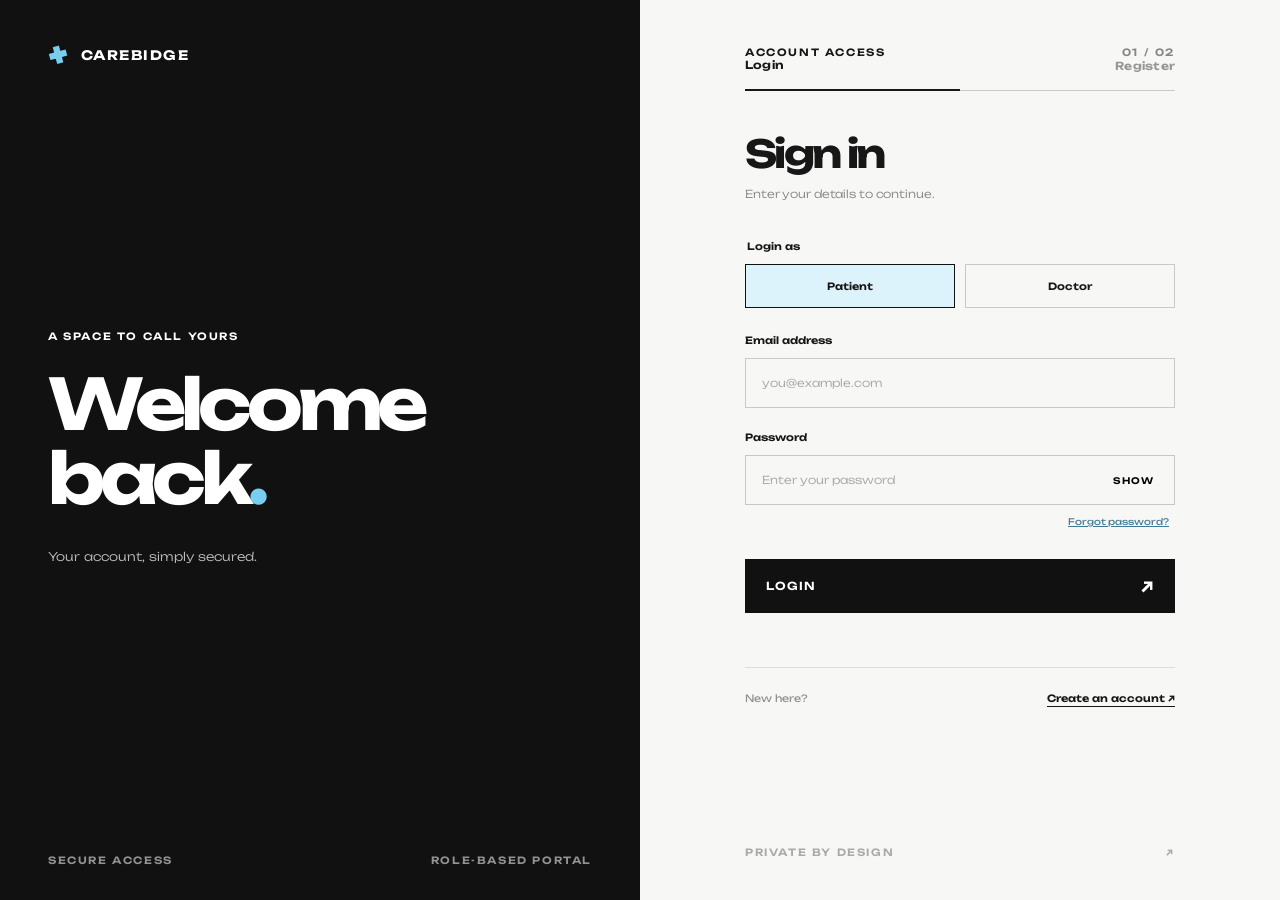
<file: Carebidge-project/login.html>
﻿<!doctype html>
<html lang="en">
<head>
  <meta charset="utf-8">
  <meta name="viewport" content="width=device-width, initial-scale=1">
  <meta name="theme-color" content="#f7f7f5">
  <title>Carebidge — Sign in</title>
  <link rel="preconnect" href="https://fonts.googleapis.com">
  <link rel="preconnect" href="https://fonts.gstatic.com" crossorigin>
  <link href="https://fonts.googleapis.com/css2?family=Unbounded:wght@200..900&display=swap" rel="stylesheet">
  <link rel="stylesheet" href="./auth.css">
  <script type="module" src="./auth.js"></script>
</head>
<body>
  <main class="shell">
    <section class="hero" aria-label="Account introduction">
      <div class="brand"><span class="brand-mark" aria-hidden="true">✚</span><span>CAREBIDGE</span></div>
      <div class="hero-copy">
        <p class="eyebrow">A SPACE TO CALL YOURS</p>
        <h1>Welcome<br>back<span class="period">.</span></h1>
        <p class="hero-subtitle">Your account, simply secured.</p>
      </div>
      <div class="hero-footer"><span>SECURE ACCESS</span><span>ROLE-BASED PORTAL</span></div>
    </section>

    <section class="auth-panel" aria-labelledby="form-title">
      <div class="auth-content">
        <div class="topline"><span>ACCOUNT ACCESS</span><span class="topline-index">01 / 02</span></div>
        <div id="auth-view">
          <div class="mode-switch" role="tablist" aria-label="Account action">
            <button id="login-tab" type="button" role="tab" aria-selected="true" aria-controls="form-panel">Login</button>
            <button id="register-tab" type="button" role="tab" aria-selected="false" aria-controls="form-panel">Register</button>
          </div>
          <div id="form-panel" role="tabpanel" aria-labelledby="login-tab">
            <h2 id="form-title">Sign in</h2>
            <p id="form-subtitle" class="form-subtitle">Enter your details to continue.</p>
            <form id="auth-form">
              <fieldset class="role-choice" id="role-choice"><legend>Login as</legend><label><input type="radio" name="role" value="patient" checked><span>Patient</span></label><label><input type="radio" name="role" value="doctor"><span>Doctor</span></label></fieldset>
              <p id="register-role-note" class="register-role-note" hidden>New accounts start as patients. Doctor access is assigned by an administrator.</p>
              <label for="email">Email address</label>
              <input id="email" name="email" type="email" autocomplete="email" placeholder="you@example.com" required>
              <label for="password">Password</label>
              <div class="password-wrap"><input id="password" name="password" type="password" autocomplete="current-password" placeholder="Enter your password" minlength="6" required><button id="show-password" type="button" aria-label="Show password">SHOW</button></div>
              <button id="forgot-password" class="forgot-password" type="button">Forgot password?</button>
              <button id="submit-button" class="primary-button" type="submit">LOGIN <span aria-hidden="true">↗</span></button>
            </form>
            <p id="message" class="message" role="status" aria-live="polite"></p>
            <div class="form-bottom"><span id="switch-prompt">New here?</span><button id="switch-link" type="button">Create an account <span aria-hidden="true">↗</span></button></div>
          </div>
        </div>
        <div id="signed-in-view" class="signed-in" hidden>
          <p class="eyebrow">ACCESS GRANTED</p>
          <h2>You’re in<span class="period">.</span></h2>
          <p class="form-subtitle">Signed in as <strong id="signed-in-email"></strong></p>
          <button id="sign-out" class="primary-button" type="button">SIGN OUT <span aria-hidden="true">↗</span></button>
        </div>
        <div class="panel-footer"><span>PRIVATE BY DESIGN</span><span>↗</span></div>
      </div>
    </section>
  </main>
</body>
</html>
</file>
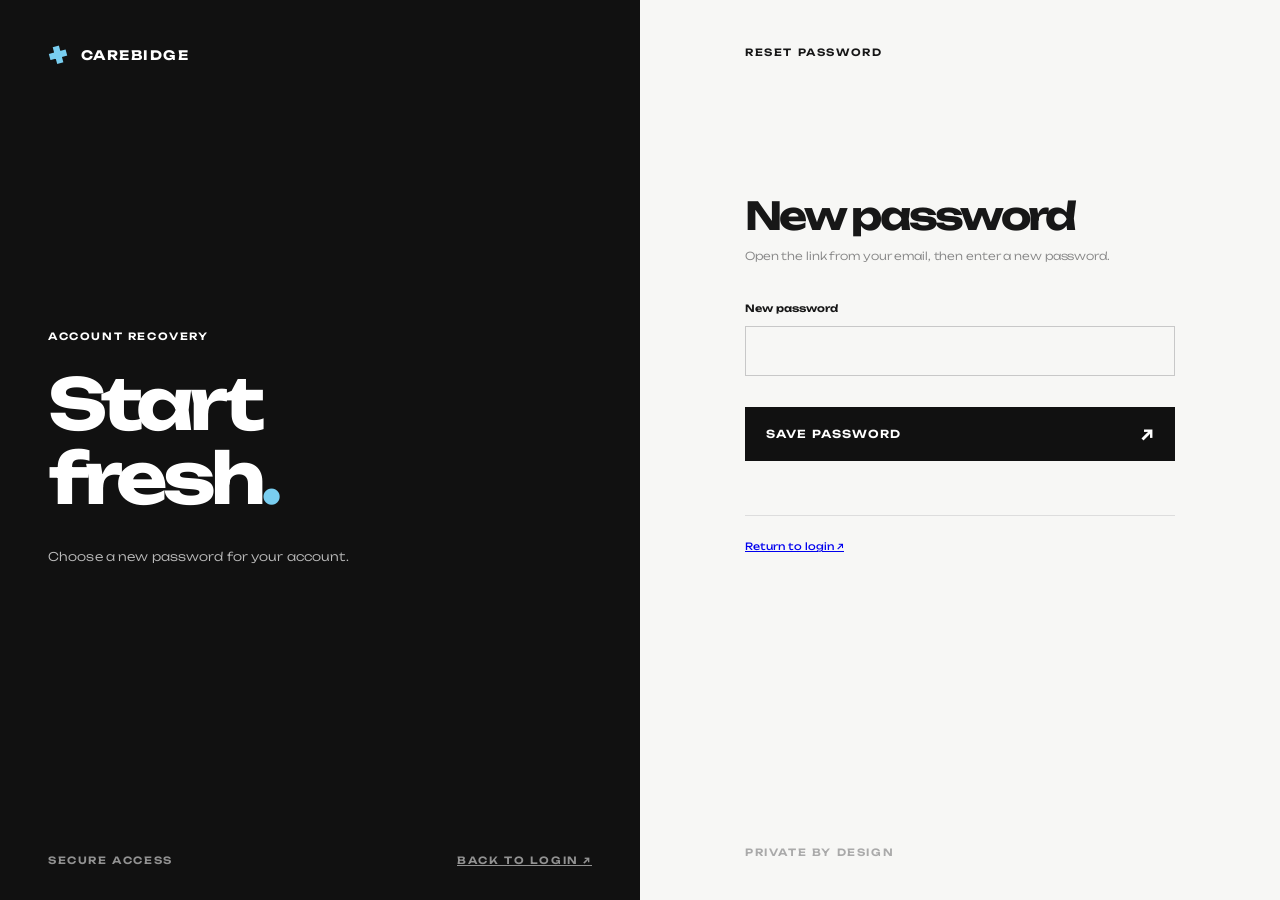
<file: Carebidge-project/reset.html>
<!doctype html><html lang="en"><head><meta charset="utf-8"><meta name="viewport" content="width=device-width,initial-scale=1"><title>Carebidge — Reset password</title><link rel="preconnect" href="https://fonts.googleapis.com"><link rel="preconnect" href="https://fonts.gstatic.com" crossorigin><link href="https://fonts.googleapis.com/css2?family=Unbounded:wght@200..900&display=swap" rel="stylesheet"><link rel="stylesheet" href="auth.css"><script type="module" src="reset.js"></script></head><body><main class="shell"><section class="hero"><div class="brand"><span class="brand-mark">✚</span> CAREBIDGE</div><div class="hero-copy"><p class="eyebrow">ACCOUNT RECOVERY</p><h1>Start<br>fresh<span class="period">.</span></h1><p class="hero-subtitle">Choose a new password for your account.</p></div><div class="hero-footer"><span>SECURE ACCESS</span><a href="login.html">BACK TO LOGIN ↗</a></div></section><section class="auth-panel"><div class="auth-content"><div class="topline">RESET PASSWORD</div><div class="signed-in"><h2>New password</h2><p class="form-subtitle">Open the link from your email, then enter a new password.</p><form id="reset-form"><label for="new-password">New password</label><input id="new-password" type="password" autocomplete="new-password" minlength="6" required><button class="primary-button" id="reset-button" type="submit">SAVE PASSWORD <span aria-hidden="true">↗</span></button></form><p id="reset-message" class="message" role="status"></p><p class="form-bottom"><a href="login.html">Return to login ↗</a></p></div><div class="panel-footer">PRIVATE BY DESIGN</div></div></section></main></body></html>
</file>
<file: Carebidge-project/auth.css>
:root{font-family:'Unbounded',sans-serif;color:#171717;background:#f7f7f5;font-synthesis:none}*{box-sizing:border-box}body{margin:0;min-height:100vh}button,input{font:inherit}button{cursor:pointer}.shell{min-height:100vh;display:grid;grid-template-columns:1fr 1fr}.hero{background:#111;color:#fff;min-height:100vh;padding:39px 48px 34px;display:flex;flex-direction:column;justify-content:space-between}.brand{display:flex;align-items:center;gap:11px;font-size:13px;font-weight:700;letter-spacing:.12em}.brand-mark{font-size:31px;line-height:1;transform:rotate(-15deg);display:inline-block}.hero-copy{padding:40px 0 70px}.eyebrow,.hero-footer,.topline,.panel-footer{font-size:10px;font-weight:600;letter-spacing:.16em}.eyebrow{margin:0 0 25px}.hero h1{font-size:clamp(54px,5.5vw,94px);line-height:1.04;letter-spacing:-.075em;font-weight:700;margin:0}.period{color:#8e8e8e}.hero-subtitle{font-size:12px;font-weight:300;letter-spacing:.01em;margin:35px 0 0;color:#bcbcbc}.hero-footer{display:flex;justify-content:space-between;color:#929292}.auth-panel{display:flex;justify-content:center;align-items:center;padding:36px 56px}.auth-content{width:min(100%,430px);min-height:calc(100vh - 72px);display:flex;flex-direction:column}.topline{display:flex;justify-content:space-between;padding:10px 0 0}.topline-index{color:#858585}.mode-switch{margin-top:auto;display:grid;grid-template-columns:1fr 1fr;border-bottom:1px solid #c8c8c8}.mode-switch button{border:0;background:none;color:#969696;padding:0 0 17px;text-align:left;font-size:11px;font-weight:600;letter-spacing:.02em}.mode-switch button[aria-selected=true]{color:#171717;border-bottom:2px solid #171717;margin-bottom:-1px}.mode-switch button:last-child{text-align:right}h2{font-size:clamp(30px,3vw,42px);letter-spacing:-.07em;margin:39px 0 8px;font-weight:700}.form-subtitle{font-size:11px;color:#868686;line-height:1.8;letter-spacing:-.01em;margin:0 0 35px;font-weight:300}form label{display:block;font-size:10px;font-weight:600;margin:23px 0 12px}input{width:100%;border:1px solid #c8c8c8;border-radius:0;padding:17px 16px;background:transparent;color:#171717;font-size:11px;outline:none}input::placeholder{color:#a5a5a5;font-weight:300}input:focus{border-color:#171717}.password-wrap{position:relative}.password-wrap input{padding-right:85px}.password-wrap button{position:absolute;right:12px;top:50%;transform:translateY(-50%);border:0;background:transparent;font-size:9px;letter-spacing:.1em;font-weight:600;padding:9px}.primary-button{width:100%;display:flex;justify-content:space-between;align-items:center;border:1px solid #111;background:#111;color:white;padding:19px 20px;margin-top:31px;font-size:11px;font-weight:600;letter-spacing:.1em;transition:background .2s,color .2s}.primary-button:hover{background:#fff;color:#111}.primary-button:disabled{opacity:.5;cursor:wait}.primary-button span{font-size:18px;line-height:0}.message{min-height:24px;font-size:10px;line-height:1.7;margin:17px 0 0;color:#383838}.message.error{color:#a62929}.form-bottom{border-top:1px solid #ddd;margin:13px 0 0;padding-top:24px;display:flex;justify-content:space-between;align-items:center;gap:10px;font-size:10px;color:#919191}.form-bottom button{border:0;background:none;padding:0;text-decoration:underline;text-underline-offset:4px;font-size:10px;font-weight:600;color:#171717}.panel-footer{display:flex;justify-content:space-between;margin-top:auto;padding:25px 0 6px;color:#aaa}.signed-in{margin:auto 0}.signed-in h2{margin-top:0}.signed-in strong{color:#171717;font-weight:600;overflow-wrap:anywhere}@media(max-width:820px){.shell{grid-template-columns:1fr}.hero{min-height:270px;padding:26px 24px}.hero-copy{padding:25px 0}.hero h1{font-size:52px}.hero-subtitle{margin-top:13px}.hero-footer{display:none}.auth-panel{padding:25px 24px;min-height:650px}.auth-content{min-height:600px}}@media(max-width:430px){.hero{min-height:225px}.hero h1{font-size:45px}.hero-copy .eyebrow{margin-bottom:13px}.auth-panel{min-height:590px}.auth-content{min-height:540px}.form-bottom{align-items:flex-start}}
.period,.brand-mark{color:#79cef0}.primary-button:hover{border-color:#79cef0;background:#79cef0;color:#111}
.role-choice{border:0;padding:0;margin:10px 0 26px;display:grid;grid-template-columns:1fr 1fr;gap:10px}.role-choice legend{font-size:10px;font-weight:600;margin:0 0 12px}.role-choice label{margin:0;position:relative}.role-choice input{position:absolute;opacity:0;width:1px;height:1px}.role-choice span{display:block;text-align:center;border:1px solid #c8c8c8;padding:15px 8px;font-size:10px;cursor:pointer}.role-choice input:checked+span{border-color:#111;background:#ddf3fc}.role-choice input:focus-visible+span{outline:3px solid #57bfe8}.register-role-note{font-size:9px;line-height:1.8;color:#82909a;margin:14px 0}.forgot-password{display:block;margin:10px 0 0 auto;border:0;background:none;text-decoration:underline;font-size:9px;color:#3e7894}.hero-footer a{color:inherit}
</file>
